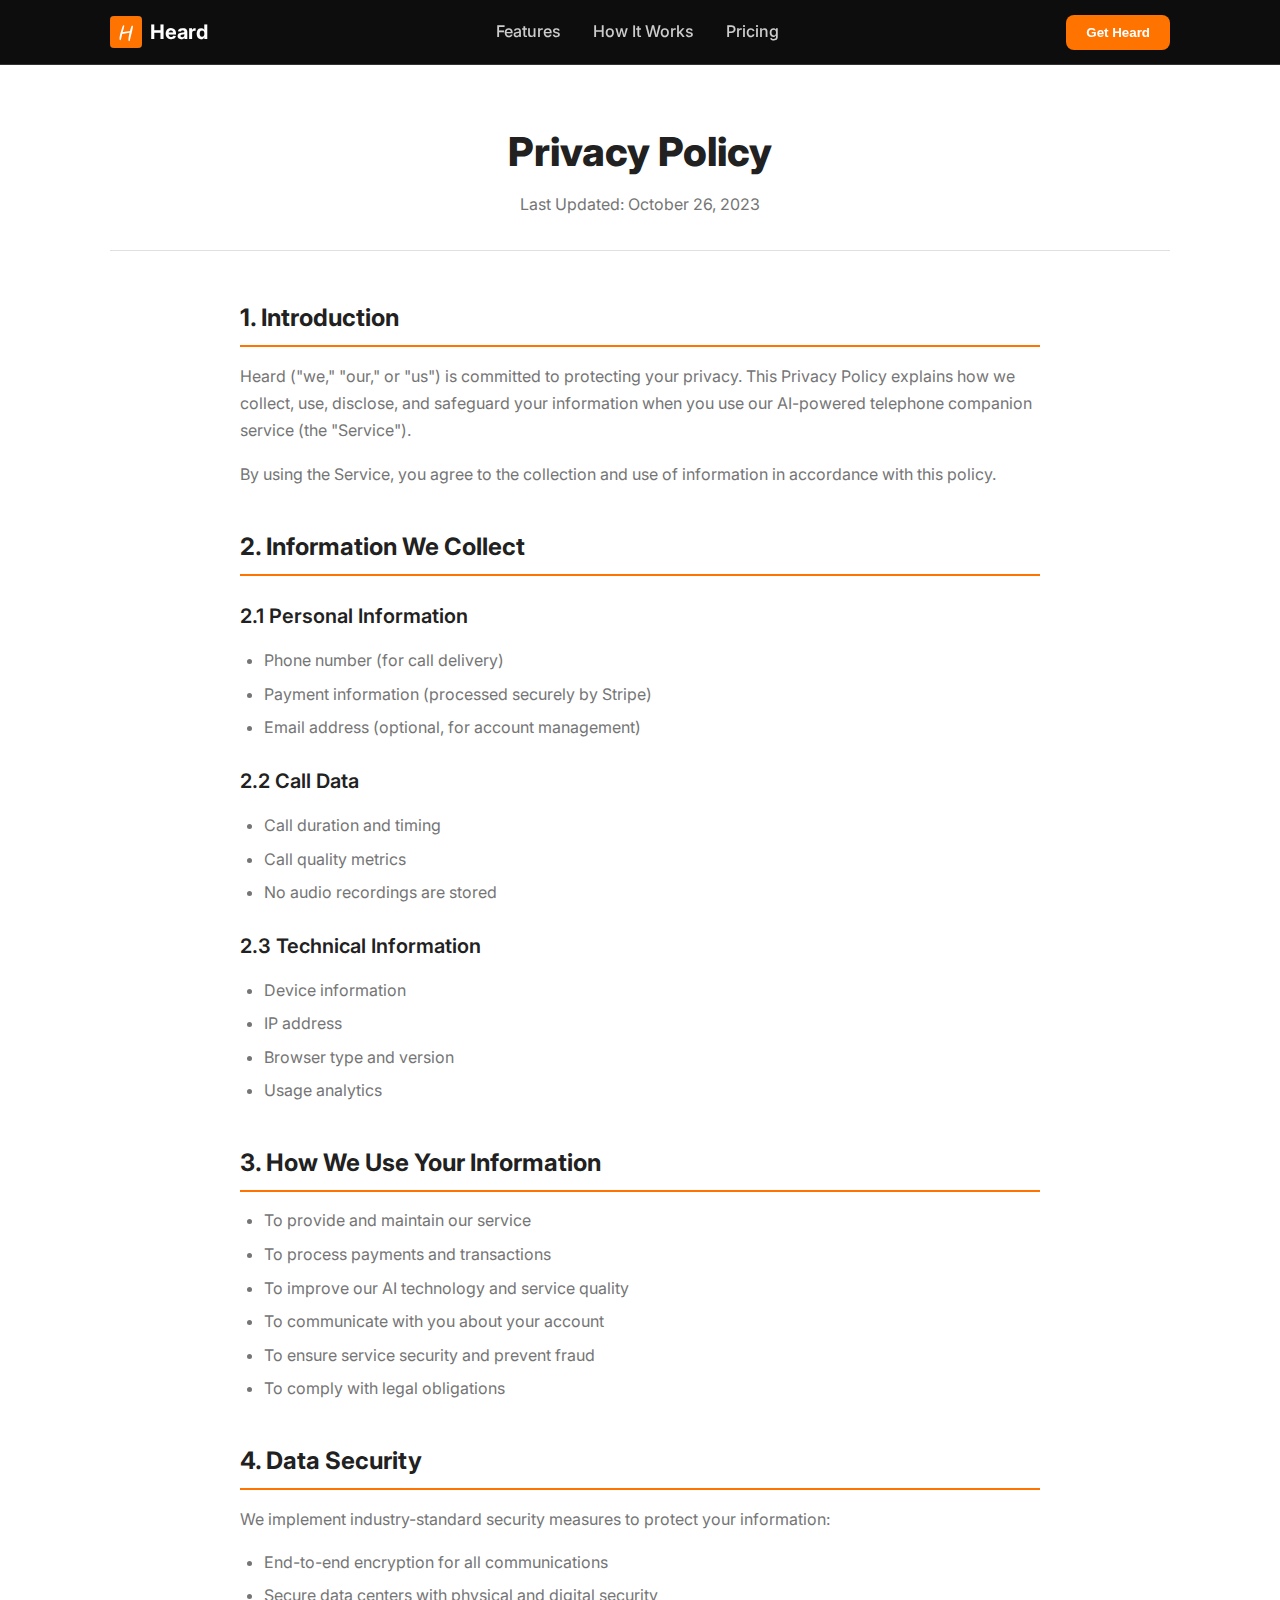
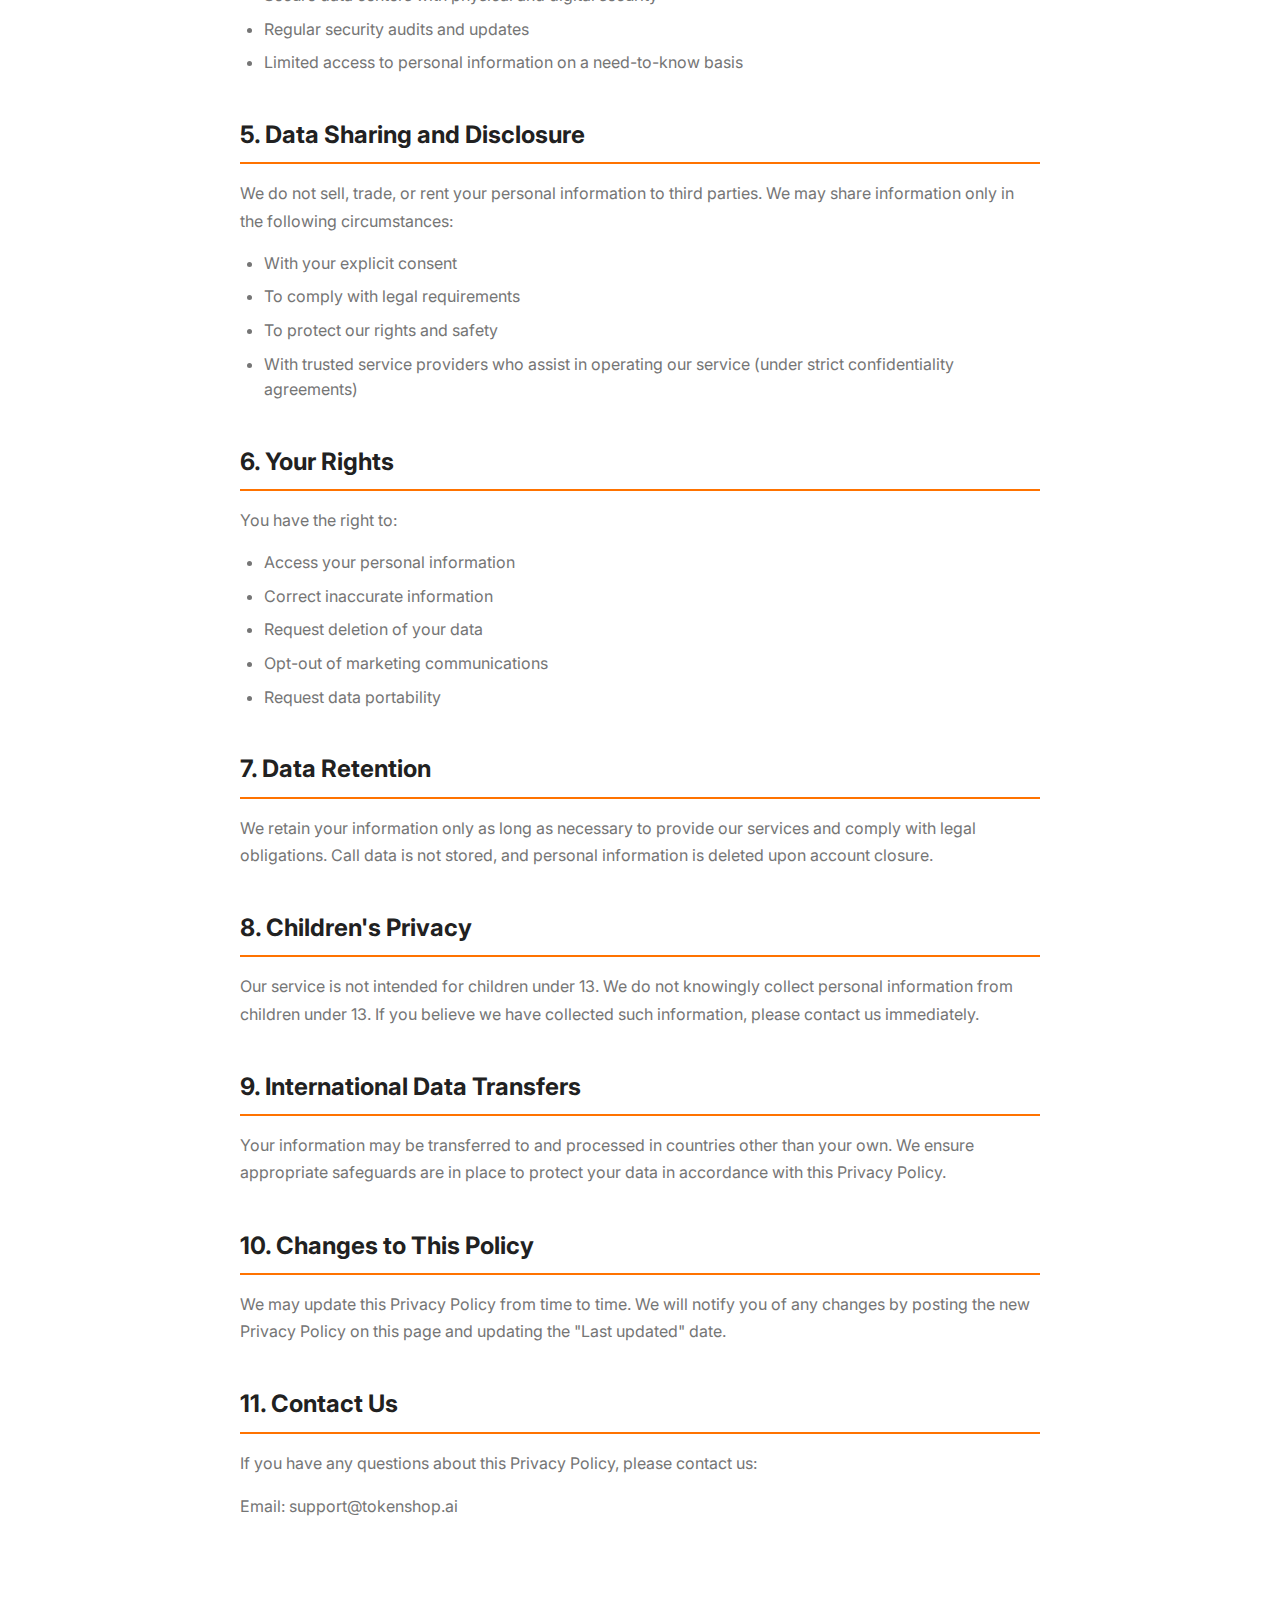
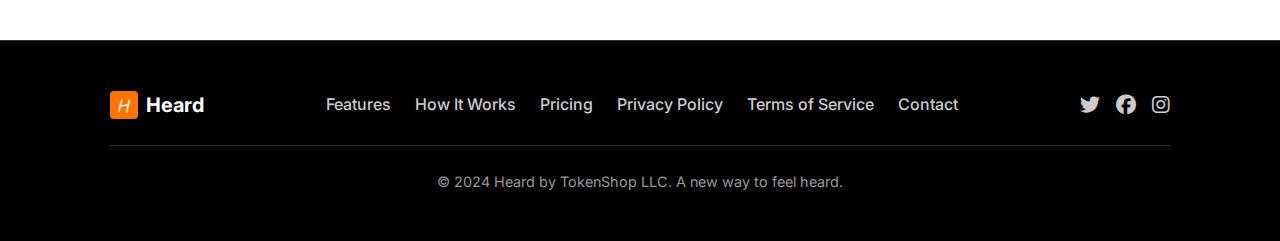
<file: privacy.html>
<!DOCTYPE html>
<html lang="en">
<head>
    <meta charset="UTF-8">
    <meta name="viewport" content="width=device-width, initial-scale=1.0">
    <title>Privacy Policy - Heard</title>
    <link rel="stylesheet" href="styles.css">
    <link href="https://fonts.googleapis.com/css2?family=Inter:wght@400;500;600;700;800;900&display=swap" rel="stylesheet">
    <link rel="stylesheet" href="https://cdnjs.cloudflare.com/ajax/libs/font-awesome/6.1.1/css/all.min.css">
</head>
<body>
    <div class="page-wrapper">
        <!-- Navigation -->
        <nav class="navbar">
            <div class="nav-container">
                <div class="nav-logo">
                    <img src="assets/heard-logo.jpg" alt="Heard Logo" class="logo-image">
                    <span>Heard</span>
                </div>
                <div class="nav-menu">
                    <a href="index.html#features">Features</a>
                    <a href="index.html#how-it-works">How It Works</a>
                    <a href="index.html#pricing">Pricing</a>
                </div>
                <div class="nav-cta-wrapper">
                    <button class="nav-cta" onclick="window.open('https://buy.stripe.com/4gM8wQgjn2soeAu7Po9Zm00', '_blank')">Get Heard</button>
                </div>
                <div class="nav-toggle" id="navToggle">
                    <span></span>
                    <span></span>
                </div>
            </div>
        </nav>

        <div class="background-radial-gradient"></div>

        <!-- Main Content -->
        <main class="legal-content">
            <div class="container">
                <header class="legal-header">
                    <h1>Privacy Policy</h1>
                    <p>Last Updated: October 26, 2023</p>
                </header>

                <div class="legal-body">
                    <section>
                        <h2>1. Introduction</h2>
                        <p>Heard ("we," "our," or "us") is committed to protecting your privacy. This Privacy Policy explains how we collect, use, disclose, and safeguard your information when you use our AI-powered telephone companion service (the "Service").</p>
                        <p>By using the Service, you agree to the collection and use of information in accordance with this policy.</p>
                    </section>

                    <section>
                        <h2>2. Information We Collect</h2>
                        <h3>2.1 Personal Information</h3>
                        <ul>
                            <li>Phone number (for call delivery)</li>
                            <li>Payment information (processed securely by Stripe)</li>
                            <li>Email address (optional, for account management)</li>
                        </ul>

                        <h3>2.2 Call Data</h3>
                        <ul>
                            <li>Call duration and timing</li>
                            <li>Call quality metrics</li>
                            <li>No audio recordings are stored</li>
                        </ul>

                        <h3>2.3 Technical Information</h3>
                        <ul>
                            <li>Device information</li>
                            <li>IP address</li>
                            <li>Browser type and version</li>
                            <li>Usage analytics</li>
                        </ul>
                    </section>

                    <section>
                        <h2>3. How We Use Your Information</h2>
                        <ul>
                            <li>To provide and maintain our service</li>
                            <li>To process payments and transactions</li>
                            <li>To improve our AI technology and service quality</li>
                            <li>To communicate with you about your account</li>
                            <li>To ensure service security and prevent fraud</li>
                            <li>To comply with legal obligations</li>
                        </ul>
                    </section>

                    <section>
                        <h2>4. Data Security</h2>
                        <p>We implement industry-standard security measures to protect your information:</p>
                        <ul>
                            <li>End-to-end encryption for all communications</li>
                            <li>Secure data centers with physical and digital security</li>
                            <li>Regular security audits and updates</li>
                            <li>Limited access to personal information on a need-to-know basis</li>
                        </ul>
                    </section>

                    <section>
                        <h2>5. Data Sharing and Disclosure</h2>
                        <p>We do not sell, trade, or rent your personal information to third parties. We may share information only in the following circumstances:</p>
                        <ul>
                            <li>With your explicit consent</li>
                            <li>To comply with legal requirements</li>
                            <li>To protect our rights and safety</li>
                            <li>With trusted service providers who assist in operating our service (under strict confidentiality agreements)</li>
                        </ul>
                    </section>

                    <section>
                        <h2>6. Your Rights</h2>
                        <p>You have the right to:</p>
                        <ul>
                            <li>Access your personal information</li>
                            <li>Correct inaccurate information</li>
                            <li>Request deletion of your data</li>
                            <li>Opt-out of marketing communications</li>
                            <li>Request data portability</li>
                        </ul>
                    </section>

                    <section>
                        <h2>7. Data Retention</h2>
                        <p>We retain your information only as long as necessary to provide our services and comply with legal obligations. Call data is not stored, and personal information is deleted upon account closure.</p>
                    </section>

                    <section>
                        <h2>8. Children's Privacy</h2>
                        <p>Our service is not intended for children under 13. We do not knowingly collect personal information from children under 13. If you believe we have collected such information, please contact us immediately.</p>
                    </section>

                    <section>
                        <h2>9. International Data Transfers</h2>
                        <p>Your information may be transferred to and processed in countries other than your own. We ensure appropriate safeguards are in place to protect your data in accordance with this Privacy Policy.</p>
                    </section>

                    <section>
                        <h2>10. Changes to This Policy</h2>
                        <p>We may update this Privacy Policy from time to time. We will notify you of any changes by posting the new Privacy Policy on this page and updating the "Last updated" date.</p>
                    </section>

                    <section>
                        <h2>11. Contact Us</h2>
                        <p>If you have any questions about this Privacy Policy, please contact us:</p>
                        <p>Email: support@tokenshop.ai<br>
                        </p>
                    </section>
                </div>
            </div>
        </main>
    </div>

    <!-- Footer -->
    <footer class="footer">
        <div class="container">
            <div class="footer-content">
                <div class="footer-logo">
                    <img src="assets/heard-logo.jpg" alt="Heard Logo" class="logo-image">
                    <span>Heard</span>
                </div>
                <div class="footer-links">
                    <a href="index.html#features">Features</a>
                    <a href="index.html#how-it-works">How It Works</a>
                    <a href="index.html#pricing">Pricing</a>
                    <a href="privacy.html">Privacy Policy</a>
                    <a href="terms.html">Terms of Service</a>
                    <a href="#">Contact</a>
                </div>
                <div class="footer-social">
                    <a href="#"><i class="fab fa-twitter"></i></a>
                    <a href="#"><i class="fab fa-facebook"></i></a>
                    <a href="#"><i class="fab fa-instagram"></i></a>
                </div>
            </div>
            <div class="footer-bottom">
                <p>&copy; 2024 Heard by TokenShop LLC. A new way to feel heard.</p>
            </div>
        </div>
    </footer>

    <script src="script.js"></script>
</body>
</html>
</file>
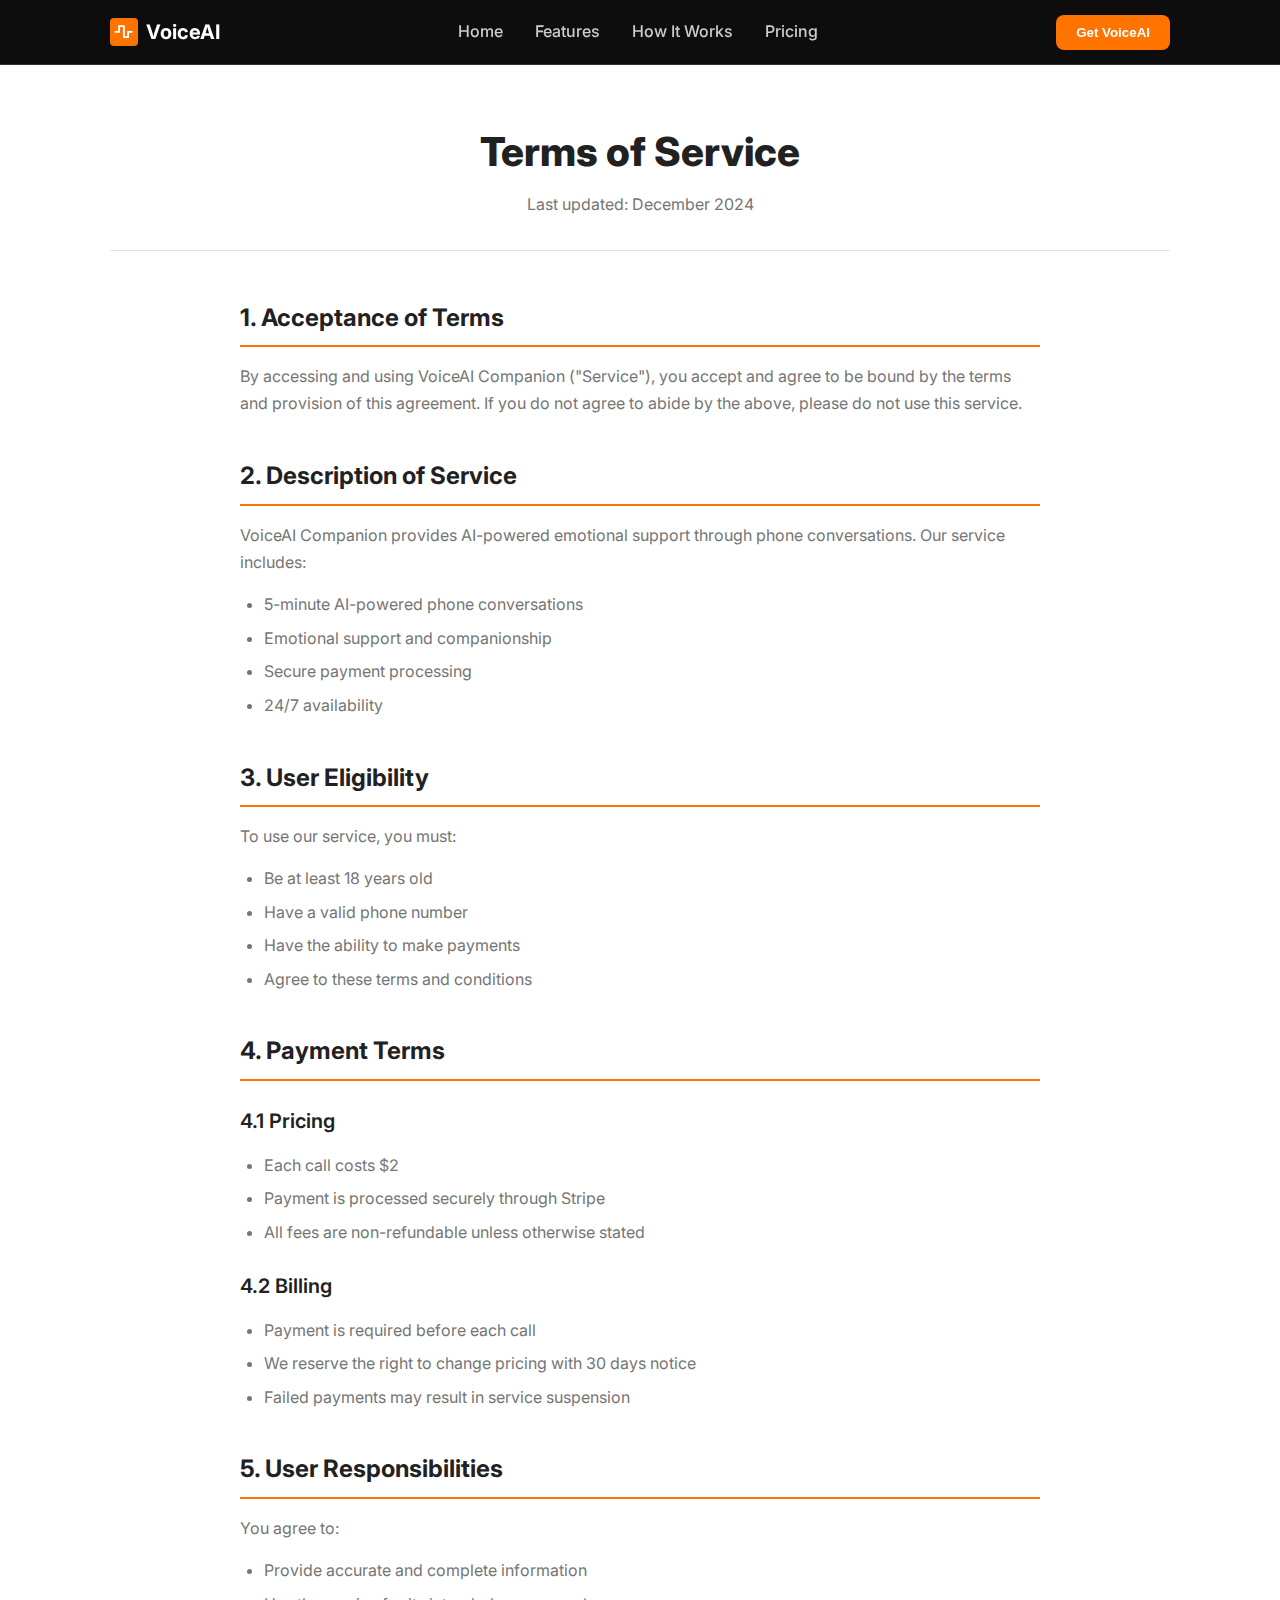
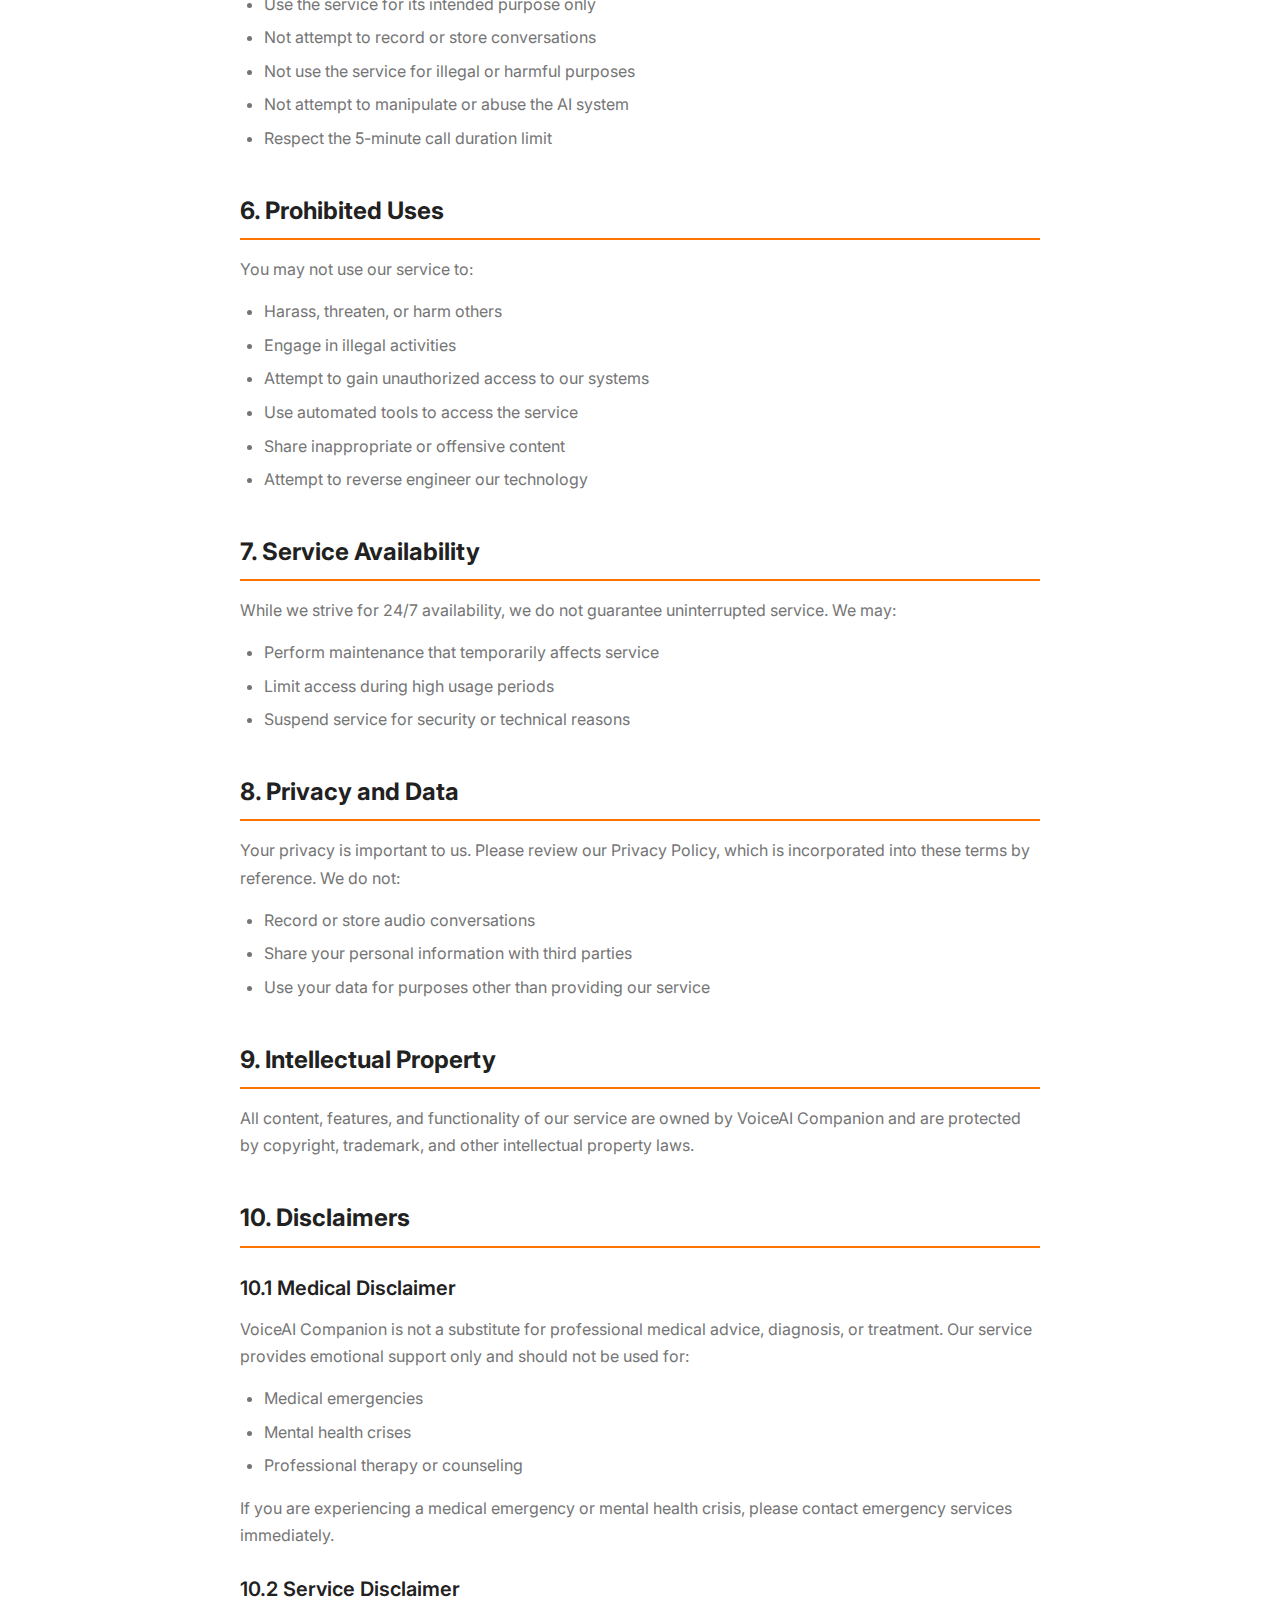
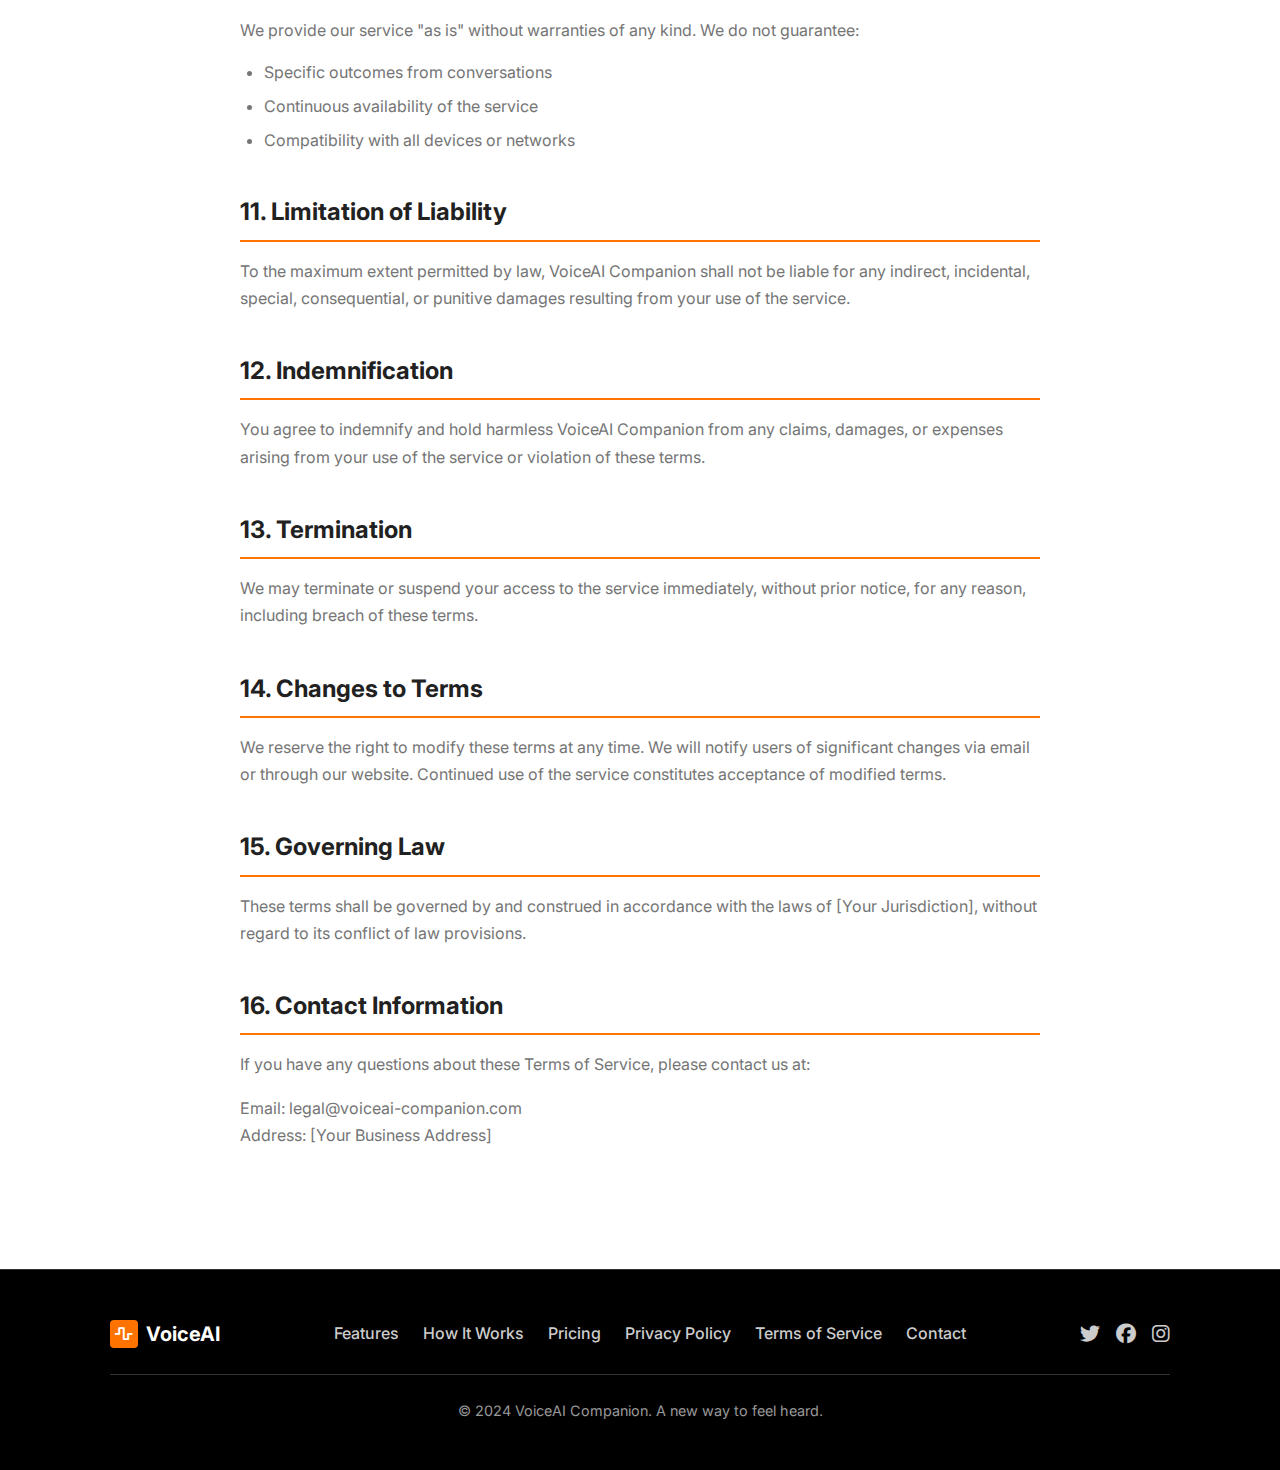
<file: terms.html>
<!DOCTYPE html>
<html lang="en">
<head>
    <meta charset="UTF-8">
    <meta name="viewport" content="width=device-width, initial-scale=1.0">
    <title>Terms of Service - VoiceAI Companion</title>
    <link rel="stylesheet" href="styles.css">
    <link href="https://fonts.googleapis.com/css2?family=Inter:wght@400;500;600;700;800;900&display=swap" rel="stylesheet">
    <link rel="stylesheet" href="https://cdnjs.cloudflare.com/ajax/libs/font-awesome/6.1.1/css/all.min.css">
</head>
<body>
    <div class="page-wrapper">
        <!-- Navigation -->
        <nav class="navbar">
            <div class="nav-container">
                <div class="nav-logo">
                    <div class="logo-icon">
                        <i class="fas fa-wave-square"></i>
                    </div>
                    <span>VoiceAI</span>
                </div>
                <div class="nav-menu">
                    <a href="index.html">Home</a>
                    <a href="index.html#features">Features</a>
                    <a href="index.html#how-it-works">How It Works</a>
                    <a href="index.html#pricing">Pricing</a>
                </div>
                <div class="nav-cta-wrapper">
                    <button class="nav-cta" onclick="window.open('https://buy.stripe.com/4gM8wQgjn2soeAu7Po9Zm00', '_blank')">Get VoiceAI</button>
                </div>
                <div class="nav-toggle" id="navToggle">
                    <span></span>
                    <span></span>
                </div>
            </div>
        </nav>

        <!-- Main Content -->
        <main class="legal-content">
            <div class="container">
                <div class="legal-header">
                    <h1>Terms of Service</h1>
                    <p>Last updated: December 2024</p>
                </div>

                <div class="legal-body">
                    <section>
                        <h2>1. Acceptance of Terms</h2>
                        <p>By accessing and using VoiceAI Companion ("Service"), you accept and agree to be bound by the terms and provision of this agreement. If you do not agree to abide by the above, please do not use this service.</p>
                    </section>

                    <section>
                        <h2>2. Description of Service</h2>
                        <p>VoiceAI Companion provides AI-powered emotional support through phone conversations. Our service includes:</p>
                        <ul>
                            <li>5-minute AI-powered phone conversations</li>
                            <li>Emotional support and companionship</li>
                            <li>Secure payment processing</li>
                            <li>24/7 availability</li>
                        </ul>
                    </section>

                    <section>
                        <h2>3. User Eligibility</h2>
                        <p>To use our service, you must:</p>
                        <ul>
                            <li>Be at least 18 years old</li>
                            <li>Have a valid phone number</li>
                            <li>Have the ability to make payments</li>
                            <li>Agree to these terms and conditions</li>
                        </ul>
                    </section>

                    <section>
                        <h2>4. Payment Terms</h2>
                        <h3>4.1 Pricing</h3>
                        <ul>
                            <li>Each call costs $2</li>
                            <li>Payment is processed securely through Stripe</li>
                            <li>All fees are non-refundable unless otherwise stated</li>
                        </ul>

                        <h3>4.2 Billing</h3>
                        <ul>
                            <li>Payment is required before each call</li>
                            <li>We reserve the right to change pricing with 30 days notice</li>
                            <li>Failed payments may result in service suspension</li>
                        </ul>
                    </section>

                    <section>
                        <h2>5. User Responsibilities</h2>
                        <p>You agree to:</p>
                        <ul>
                            <li>Provide accurate and complete information</li>
                            <li>Use the service for its intended purpose only</li>
                            <li>Not attempt to record or store conversations</li>
                            <li>Not use the service for illegal or harmful purposes</li>
                            <li>Not attempt to manipulate or abuse the AI system</li>
                            <li>Respect the 5-minute call duration limit</li>
                        </ul>
                    </section>

                    <section>
                        <h2>6. Prohibited Uses</h2>
                        <p>You may not use our service to:</p>
                        <ul>
                            <li>Harass, threaten, or harm others</li>
                            <li>Engage in illegal activities</li>
                            <li>Attempt to gain unauthorized access to our systems</li>
                            <li>Use automated tools to access the service</li>
                            <li>Share inappropriate or offensive content</li>
                            <li>Attempt to reverse engineer our technology</li>
                        </ul>
                    </section>

                    <section>
                        <h2>7. Service Availability</h2>
                        <p>While we strive for 24/7 availability, we do not guarantee uninterrupted service. We may:</p>
                        <ul>
                            <li>Perform maintenance that temporarily affects service</li>
                            <li>Limit access during high usage periods</li>
                            <li>Suspend service for security or technical reasons</li>
                        </ul>
                    </section>

                    <section>
                        <h2>8. Privacy and Data</h2>
                        <p>Your privacy is important to us. Please review our Privacy Policy, which is incorporated into these terms by reference. We do not:</p>
                        <ul>
                            <li>Record or store audio conversations</li>
                            <li>Share your personal information with third parties</li>
                            <li>Use your data for purposes other than providing our service</li>
                        </ul>
                    </section>

                    <section>
                        <h2>9. Intellectual Property</h2>
                        <p>All content, features, and functionality of our service are owned by VoiceAI Companion and are protected by copyright, trademark, and other intellectual property laws.</p>
                    </section>

                    <section>
                        <h2>10. Disclaimers</h2>
                        <h3>10.1 Medical Disclaimer</h3>
                        <p>VoiceAI Companion is not a substitute for professional medical advice, diagnosis, or treatment. Our service provides emotional support only and should not be used for:</p>
                        <ul>
                            <li>Medical emergencies</li>
                            <li>Mental health crises</li>
                            <li>Professional therapy or counseling</li>
                        </ul>
                        <p>If you are experiencing a medical emergency or mental health crisis, please contact emergency services immediately.</p>

                        <h3>10.2 Service Disclaimer</h3>
                        <p>We provide our service "as is" without warranties of any kind. We do not guarantee:</p>
                        <ul>
                            <li>Specific outcomes from conversations</li>
                            <li>Continuous availability of the service</li>
                            <li>Compatibility with all devices or networks</li>
                        </ul>
                    </section>

                    <section>
                        <h2>11. Limitation of Liability</h2>
                        <p>To the maximum extent permitted by law, VoiceAI Companion shall not be liable for any indirect, incidental, special, consequential, or punitive damages resulting from your use of the service.</p>
                    </section>

                    <section>
                        <h2>12. Indemnification</h2>
                        <p>You agree to indemnify and hold harmless VoiceAI Companion from any claims, damages, or expenses arising from your use of the service or violation of these terms.</p>
                    </section>

                    <section>
                        <h2>13. Termination</h2>
                        <p>We may terminate or suspend your access to the service immediately, without prior notice, for any reason, including breach of these terms.</p>
                    </section>

                    <section>
                        <h2>14. Changes to Terms</h2>
                        <p>We reserve the right to modify these terms at any time. We will notify users of significant changes via email or through our website. Continued use of the service constitutes acceptance of modified terms.</p>
                    </section>

                    <section>
                        <h2>15. Governing Law</h2>
                        <p>These terms shall be governed by and construed in accordance with the laws of [Your Jurisdiction], without regard to its conflict of law provisions.</p>
                    </section>

                    <section>
                        <h2>16. Contact Information</h2>
                        <p>If you have any questions about these Terms of Service, please contact us at:</p>
                        <p>Email: legal@voiceai-companion.com<br>
                        Address: [Your Business Address]</p>
                    </section>
                </div>
            </div>
        </main>

        <!-- Footer -->
        <footer class="footer">
            <div class="container">
                <div class="footer-content">
                    <div class="footer-logo">
                        <div class="logo-icon">
                            <i class="fas fa-wave-square"></i>
                        </div>
                        <span>VoiceAI</span>
                    </div>
                    <div class="footer-links">
                        <a href="index.html#features">Features</a>
                        <a href="index.html#how-it-works">How It Works</a>
                        <a href="index.html#pricing">Pricing</a>
                        <a href="privacy.html">Privacy Policy</a>
                        <a href="terms.html">Terms of Service</a>
                        <a href="#">Contact</a>
                    </div>
                    <div class="footer-social">
                        <a href="#"><i class="fab fa-twitter"></i></a>
                        <a href="#"><i class="fab fa-facebook"></i></a>
                        <a href="#"><i class="fab fa-instagram"></i></a>
                    </div>
                </div>
                <div class="footer-bottom">
                    <p>&copy; 2024 VoiceAI Companion. A new way to feel heard.</p>
                </div>
            </div>
        </footer>
    </div>

    <script src="script.js"></script>
</body>
</html>
</file>
<file: styles.css>
/* Reset and Base Styles */
* {
    margin: 0;
    padding: 0;
    box-sizing: border-box;
}

:root {
    --primary-color: #FF7300;
    --primary-dark: #e65a00;
    --text-primary: #212121;
    --text-secondary: #757575;
    --bg-primary: #fff;
    --bg-secondary: #f7f7f7;
    --border-color: #e0e0e0;
    
    --font-family: 'Inter', -apple-system, BlinkMacSystemFont, 'Segoe UI', Roboto, sans-serif;
    
    --radius-sm: 4px;
    --radius-md: 8px;
    --radius-lg: 16px;
    --radius-full: 9999px;
    
    --shadow-sm: 0 1px 2px rgba(0,0,0,0.05);
    --shadow-md: 0 4px 6px rgba(0,0,0,0.1);
}

html {
    scroll-behavior: smooth;
}

body {
    font-family: var(--font-family);
    line-height: 1.6;
    color: var(--text-primary);
    background: var(--bg-primary);
    overflow-x: hidden;
}

.page-wrapper {
    position: relative;
    overflow: hidden;
}

.container {
    max-width: 1100px;
    margin: 0 auto;
    padding: 0 20px;
}

/* Background Gradient */
.background-radial-gradient {
    position: absolute;
    top: 0;
    left: 0;
    right: 0;
    height: 100vh;
    background: radial-gradient(circle at 50% 0%, rgba(255, 87, 34, 0.08), transparent 40%);
    z-index: -1;
}

/* Navigation */
.navbar {
    position: fixed;
    top: 0;
    left: 0;
    right: 0;
    background: rgba(0, 0, 0, 0.95);
    backdrop-filter: blur(10px);
    z-index: 1000;
    border-bottom: 1px solid #333;
}

.nav-container {
    max-width: 1100px;
    margin: 0 auto;
    padding: 0 20px;
    display: flex;
    align-items: center;
    justify-content: space-between;
    height: 64px;
}

.nav-logo {
    display: flex;
    align-items: center;
    gap: 8px;
    font-size: 1.25rem;
    font-weight: 700;
    color: white;
}

.logo-image {
    height: 32px;
    width: auto;
    border-radius: var(--radius-sm);
}

.logo-icon {
    width: 28px;
    height: 28px;
    background: var(--primary-color);
    color: white;
    border-radius: var(--radius-sm);
    display: flex;
    align-items: center;
    justify-content: center;
    font-size: 0.9rem;
}

.nav-menu {
    display: flex;
    gap: 32px;
}

.nav-menu a {
    color: #ccc;
    text-decoration: none;
    font-weight: 500;
    transition: color 0.3s ease;
}

.nav-menu a:hover {
    color: white;
}

.nav-cta-wrapper .nav-cta {
    background: var(--primary-color);
    color: white;
    border: none;
    padding: 10px 20px;
    border-radius: var(--radius-md);
    font-weight: 600;
    cursor: pointer;
    transition: background 0.3s ease;
}

.nav-cta-wrapper .nav-cta:hover {
    background: var(--primary-dark);
}

.nav-toggle {
    display: none;
    cursor: pointer;
}

.nav-toggle span {
    display: block;
    width: 22px;
    height: 2px;
    background: white;
    margin: 4px 0;
    transition: all 0.3s ease;
}

/* Hero Section */
.hero {
    padding: 160px 0 80px;
    text-align: center;
}

.hero-announcement {
    display: inline-flex;
    align-items: center;
    gap: 8px;
    padding: 8px 16px;
    background: #fff0e9;
    border: 1px solid #ffd8c9;
    border-radius: var(--radius-full);
    margin-bottom: 24px;
    font-weight: 500;
    color: var(--primary-dark);
}

.announcement-icon {
    font-size: 0.8rem;
}

.hero-title {
    font-size: clamp(3rem, 7vw, 5rem);
    font-weight: 800;
    line-height: 1.1;
    letter-spacing: -0.02em;
    margin-bottom: 24px;
}

.hero-cta {
    align-items: center;
}

.waveform-container {
    /* Reset button styles */
    font-family: var(--font-family);
    
    display: inline-flex;
    align-items: center;
    gap: 10px;
    background: var(--bg-primary);
    color: var(--text-primary);
    padding: 12px 18px;
    border-radius: var(--radius-md);
    margin: 0;
    vertical-align: middle;
    border: 1px solid var(--border-color);
    cursor: pointer;
    transition: all 0.3s ease;
}

.waveform-container:hover {
    border-color: var(--text-primary);
    transform: translateY(-2px);
    box-shadow: var(--shadow-sm);
}

.waveform-container .fa-play,
.waveform-container .fa-pause {
    color: var(--primary-color);
    font-size: 0.9rem;
}

.waveform-graphic {
    display: inline-flex;
    align-items: center;
    gap: 3px;
}

.waveform-bar {
    width: 3px;
    border-radius: 2px;
    background: var(--primary-color);
    animation: wave 1.2s infinite ease-in-out;
}

.waveform-bar:nth-child(1) { height: 8px; animation-delay: 0.1s; }
.waveform-bar:nth-child(2) { height: 16px; animation-delay: 0.2s; }
.waveform-bar:nth-child(3) { height: 12px; animation-delay: 0.3s; }
.waveform-bar:nth-child(4) { height: 20px; animation-delay: 0.4s; }
.waveform-bar:nth-child(5) { height: 10px; animation-delay: 0.5s; }
.waveform-bar:nth-child(6) { display: none; }
.waveform-bar:nth-child(7) { display: none; }
.waveform-bar:nth-child(8) { display: none; }

@keyframes wave {
    0%, 100% { transform: scaleY(0.5); }
    50% { transform: scaleY(1); }
}

.waveform-timer {
    font-weight: 600;
    margin-left: 8px;
}

.hero-subtitle {
    max-width: 600px;
    margin: 0 auto 32px;
    font-size: 1.125rem;
    color: var(--text-secondary);
}

.hero-cta {
    display: flex;
    justify-content: center;
    gap: 16px;
    margin-bottom: 32px;
}

.cta-button {
    display: inline-flex;
    align-items: center;
    gap: 8px;
    padding: 12px 24px;
    border-radius: var(--radius-md);
    font-weight: 600;
    font-size: 1rem;
    cursor: pointer;
    transition: all 0.3s ease;
    text-decoration: none;
}

.cta-button.primary {
    background: var(--primary-color);
    color: white;
    border: 1px solid var(--primary-color);
}

.cta-button.primary:hover {
    background: var(--primary-dark);
    transform: translateY(-2px);
    box-shadow: var(--shadow-md);
}

.cta-button.secondary {
    background: var(--bg-primary);
    color: var(--text-primary);
    border: 1px solid var(--border-color);
}

.cta-button.secondary:hover {
    border-color: var(--text-primary);
    transform: translateY(-2px);
    box-shadow: var(--shadow-sm);
}

.hero-social-proof {
    display: flex;
    flex-direction: column;
    align-items: center;
    gap: 12px;
    margin-bottom: 32px;
}

.user-avatars {
    display: flex;
}

.user-avatars img {
    width: 36px;
    height: 36px;
    border-radius: 50%;
    border: 2px solid white;
    margin-left: -12px;
}

.user-avatars img:first-child {
    margin-left: 0;
}

.hero-social-proof p {
    color: var(--text-secondary);
    font-weight: 500;
}

.hero-social-proof p span {
    color: var(--text-primary);
}

.availability {
    display: flex;
    flex-direction: column;
    align-items: center;
    gap: 8px;
    color: var(--text-secondary);
    font-size: 0.9rem;
}

.platforms {
    display: flex;
    align-items: center;
    gap: 8px;
    font-weight: 500;
    color: var(--text-primary);
}

/* Features Section */
.features {
    padding: 80px 0;
    background: var(--bg-secondary);
}

.section-header {
    text-align: center;
    margin-bottom: 48px;
}

.section-header h2 {
    font-size: 2.5rem;
    font-weight: 800;
    margin-bottom: 16px;
}

.section-header p {
    font-size: 1.125rem;
    color: var(--text-secondary);
    max-width: 500px;
    margin: 0 auto;
}

.features-grid {
    display: grid;
    grid-template-columns: repeat(auto-fit, minmax(280px, 1fr));
    gap: 24px;
}

.feature-card {
    background: white;
    padding: 32px;
    border-radius: var(--radius-lg);
    border: 1px solid var(--border-color);
    text-align: center;
}

.feature-icon {
    width: 52px;
    height: 52px;
    margin: 0 auto 16px;
    background: #fff0e9;
    color: var(--primary-color);
    border-radius: var(--radius-md);
    display: flex;
    align-items: center;
    justify-content: center;
    font-size: 1.5rem;
}

.feature-card h3 {
    font-size: 1.25rem;
    font-weight: 700;
    margin-bottom: 8px;
}

.feature-card p {
    color: var(--text-secondary);
}

/* Powered By Section */
.powered-by {
    padding: 60px 0;
    text-align: center;
}

.powered-by p {
    color: var(--text-secondary);
    margin-bottom: 24px;
    font-weight: 500;
}

.logos-container {
    display: flex;
    justify-content: center;
    align-items: center;
    gap: 48px;
    flex-wrap: wrap;
}

.logo-item img {
    height: 40px;
    filter: grayscale(100%);
    opacity: 0.6;
    transition: all 0.3s ease;
}

.logo-item:hover img {
    filter: grayscale(0%);
    opacity: 1;
}

.elevenlabs-logo {
    height: 32px;
}

.twilio-logo {
    height: 32px;
}

/* How It Works Section */
.how-it-works {
    padding: 80px 0;
}

.how-it-works-grid {
    display: grid;
    grid-template-columns: repeat(auto-fit, minmax(280px, 1fr));
    gap: 40px;
    margin-top: 48px;
    position: relative;
}

.how-it-works-grid::before {
    content: '';
    position: absolute;
    top: 32px;
    left: 15%;
    right: 15%;
    height: 2px;
    background: repeating-linear-gradient(
        90deg,
        var(--border-color),
        var(--border-color) 10px,
        transparent 10px,
        transparent 20px
    );
    z-index: -1;
}

.how-it-works-step {
    text-align: center;
    position: relative;
}

.step-number {
    position: absolute;
    top: -48px;
    left: 50%;
    transform: translateX(-50%);
    width: 32px;
    height: 32px;
    background: var(--primary-color);
    color: white;
    border-radius: 50%;
    display: flex;
    align-items: center;
    justify-content: center;
    font-weight: 700;
    border: 4px solid var(--bg-primary);
}

.step-icon {
    width: 64px;
    height: 64px;
    margin: 0 auto 24px;
    background: #fff0e9;
    color: var(--primary-color);
    border-radius: 50%;
    display: flex;
    align-items: center;
    justify-content: center;
    font-size: 1.75rem;
}

.how-it-works-step h3 {
    font-size: 1.25rem;
    font-weight: 700;
    margin-bottom: 8px;
}

.how-it-works-step p {
    color: var(--text-secondary);
}

/* Pricing Section */
.pricing {
    padding: 80px 0;
    background: var(--bg-secondary);
}

.pricing-card {
    background: white;
    padding: 40px;
    border-radius: var(--radius-lg);
    border: 1px solid var(--border-color);
    text-align: center;
    max-width: 450px;
    margin: 0 auto;
    box-shadow: var(--shadow-md);
}

.pricing-icon {
    width: 52px;
    height: 52px;
    margin: 0 auto 16px;
    background: #fff0e9;
    color: var(--primary-color);
    border-radius: var(--radius-md);
    display: flex;
    align-items: center;
    justify-content: center;
    font-size: 1.5rem;
}

.pricing-card h3 {
    font-size: 1.5rem;
    font-weight: 700;
    margin-bottom: 16px;
}

.price {
    font-size: 3rem;
    font-weight: 800;
    margin-bottom: 16px;
}

.price span {
    font-size: 1rem;
    font-weight: 500;
    color: var(--text-secondary);
}

.pricing-description {
    color: var(--text-secondary);
    margin-bottom: 32px;
}

/* Footer */
.footer {
    padding: 48px 0;
    background: #000;
    border-top: 1px solid #333;
}

.footer-content {
    display: flex;
    justify-content: space-between;
    align-items: center;
    flex-wrap: wrap;
    gap: 24px;
    margin-bottom: 24px;
}

.footer-logo {
    display: flex;
    align-items: center;
    gap: 8px;
    font-size: 1.25rem;
    font-weight: 700;
    color: white;
}

.footer-logo .logo-image {
    height: 28px;
    width: auto;
    border-radius: var(--radius-sm);
}

.footer-links {
    display: flex;
    gap: 24px;
}

.footer-links a {
    color: #ccc;
    text-decoration: none;
    font-weight: 500;
}

.footer-links a:hover {
    color: white;
}

.footer-social {
    display: flex;
    gap: 16px;
}

.footer-social a {
    color: #ccc;
    font-size: 1.25rem;
}

.footer-social a:hover {
    color: white;
}

.footer-bottom {
    text-align: center;
    color: #999;
    font-size: 0.9rem;
    padding-top: 24px;
    border-top: 1px solid #333;
}

/* Legal Pages Styles */
.legal-content {
    padding: 120px 0 80px;
    background: var(--bg-primary);
}

.legal-header {
    text-align: center;
    margin-bottom: 48px;
    padding-bottom: 32px;
    border-bottom: 1px solid var(--border-color);
}

.legal-header h1 {
    font-size: 2.5rem;
    font-weight: 800;
    margin-bottom: 8px;
    color: var(--text-primary);
}

.legal-header p {
    color: var(--text-secondary);
    font-size: 1rem;
}

.legal-body {
    max-width: 800px;
    margin: 0 auto;
}

.legal-body section {
    margin-bottom: 40px;
}

.legal-body h2 {
    font-size: 1.5rem;
    font-weight: 700;
    margin-bottom: 16px;
    color: var(--text-primary);
    padding-bottom: 8px;
    border-bottom: 2px solid var(--primary-color);
}

.legal-body h3 {
    font-size: 1.25rem;
    font-weight: 600;
    margin: 24px 0 12px 0;
    color: var(--text-primary);
}

.legal-body p {
    margin-bottom: 16px;
    line-height: 1.7;
    color: var(--text-secondary);
}

.legal-body ul {
    margin: 16px 0;
    padding-left: 24px;
}

.legal-body li {
    margin-bottom: 8px;
    line-height: 1.6;
    color: var(--text-secondary);
}

.legal-body strong {
    color: var(--text-primary);
    font-weight: 600;
}

/* Modal Styles */
.modal-overlay {
    position: fixed;
    top: 0;
    left: 0;
    right: 0;
    bottom: 0;
    background: rgba(0, 0, 0, 0.7);
    display: none;
    align-items: center;
    justify-content: center;
    z-index: 2000;
    padding: 20px;
}

.modal-overlay.active {
    display: flex;
}

.modal-content {
    background: white;
    border-radius: var(--radius-lg);
    max-width: 500px;
    width: 100%;
    max-height: 90vh;
    overflow-y: auto;
    box-shadow: 0 20px 40px rgba(0, 0, 0, 0.3);
    animation: modalSlideIn 0.3s ease-out;
}

@keyframes modalSlideIn {
    from {
        opacity: 0;
        transform: translateY(-20px) scale(0.95);
    }
    to {
        opacity: 1;
        transform: translateY(0) scale(1);
    }
}

.modal-header {
    display: flex;
    justify-content: space-between;
    align-items: center;
    padding: 24px 24px 0 24px;
    border-bottom: 1px solid var(--border-color);
    padding-bottom: 16px;
}

.modal-header h2 {
    font-size: 1.5rem;
    font-weight: 700;
    color: var(--text-primary);
    margin: 0;
}

.modal-close {
    background: none;
    border: none;
    font-size: 1.25rem;
    color: var(--text-secondary);
    cursor: pointer;
    padding: 4px;
    border-radius: var(--radius-sm);
    transition: all 0.2s ease;
}

.modal-close:hover {
    background: var(--bg-secondary);
    color: var(--text-primary);
}

.modal-body {
    padding: 24px;
}

.modal-instructions {
    margin-bottom: 32px;
}

.modal-instructions h3 {
    font-size: 1.125rem;
    font-weight: 600;
    margin-bottom: 16px;
    color: var(--text-primary);
}

.modal-instructions ul {
    list-style: none;
    padding: 0;
}

.modal-instructions li {
    margin-bottom: 12px;
    padding-left: 20px;
    position: relative;
    line-height: 1.6;
    color: var(--text-secondary);
}

.modal-instructions li::before {
    content: '•';
    color: var(--primary-color);
    font-weight: bold;
    position: absolute;
    left: 0;
}

.modal-instructions strong {
    color: var(--text-primary);
    font-weight: 600;
}

.modal-agreement h3 {
    font-size: 1.125rem;
    font-weight: 600;
    margin-bottom: 16px;
    color: var(--text-primary);
}

.checkbox-group {
    margin-bottom: 16px;
}

.checkbox-label {
    display: flex;
    align-items: flex-start;
    gap: 12px;
    cursor: pointer;
    font-size: 0.95rem;
    line-height: 1.5;
    color: var(--text-secondary);
}

.checkbox-label input[type="checkbox"] {
    display: none;
}

.checkmark {
    width: 20px;
    height: 20px;
    border: 2px solid var(--border-color);
    border-radius: var(--radius-sm);
    position: relative;
    flex-shrink: 0;
    margin-top: 2px;
    transition: all 0.2s ease;
}

.checkbox-label input[type="checkbox"]:checked + .checkmark {
    background: var(--primary-color);
    border-color: var(--primary-color);
}

.checkbox-label input[type="checkbox"]:checked + .checkmark::after {
    content: '✓';
    position: absolute;
    top: 50%;
    left: 50%;
    transform: translate(-50%, -50%);
    color: white;
    font-size: 12px;
    font-weight: bold;
}

.checkbox-label a {
    color: var(--primary-color);
    text-decoration: none;
    font-weight: 500;
}

.checkbox-label a:hover {
    text-decoration: underline;
}

.modal-footer {
    display: flex;
    gap: 12px;
    padding: 0 24px 24px 24px;
    justify-content: flex-end;
}

.modal-button {
    padding: 12px 24px;
    border-radius: var(--radius-md);
    font-weight: 600;
    font-size: 0.95rem;
    cursor: pointer;
    transition: all 0.2s ease;
    border: none;
}

.modal-button.primary {
    background: var(--primary-color);
    color: white;
}

.modal-button.primary:hover:not(:disabled) {
    background: var(--primary-dark);
    transform: translateY(-1px);
}

.modal-button.primary:disabled {
    background: var(--border-color);
    color: var(--text-secondary);
    cursor: not-allowed;
    transform: none;
}

.modal-button.secondary {
    background: var(--bg-secondary);
    color: var(--text-primary);
    border: 1px solid var(--border-color);
}

.modal-button.secondary:hover {
    background: var(--border-color);
}

/* Responsive Design */
@media (max-width: 768px) {
    .nav-menu, .nav-cta-wrapper {
        display: none;
    }

    .nav-toggle {
        display: block;
    }
    
    .nav-container.active .nav-menu {
        display: flex;
        flex-direction: column;
        position: absolute;
        top: 64px;
        left: 0;
        right: 0;
        background: #000;
        padding: 24px;
        border-bottom: 1px solid #333;
        box-shadow: var(--shadow-md);
    }
    
    .nav-container.active .nav-toggle span:nth-child(1) {
        transform: rotate(45deg) translate(5px, 5px);
    }
    
    .nav-container.active .nav-toggle span:nth-child(2) {
        transform: rotate(-45deg) translate(4px, -5px);
    }

    .hero-title {
        font-size: 2.5rem;
    }

    .hero-cta {
        flex-direction: column;
    }

    .footer-content {
        flex-direction: column;
        align-items: center;
    }

    .how-it-works-grid::before {
        display: none;
    }
}
</file>
